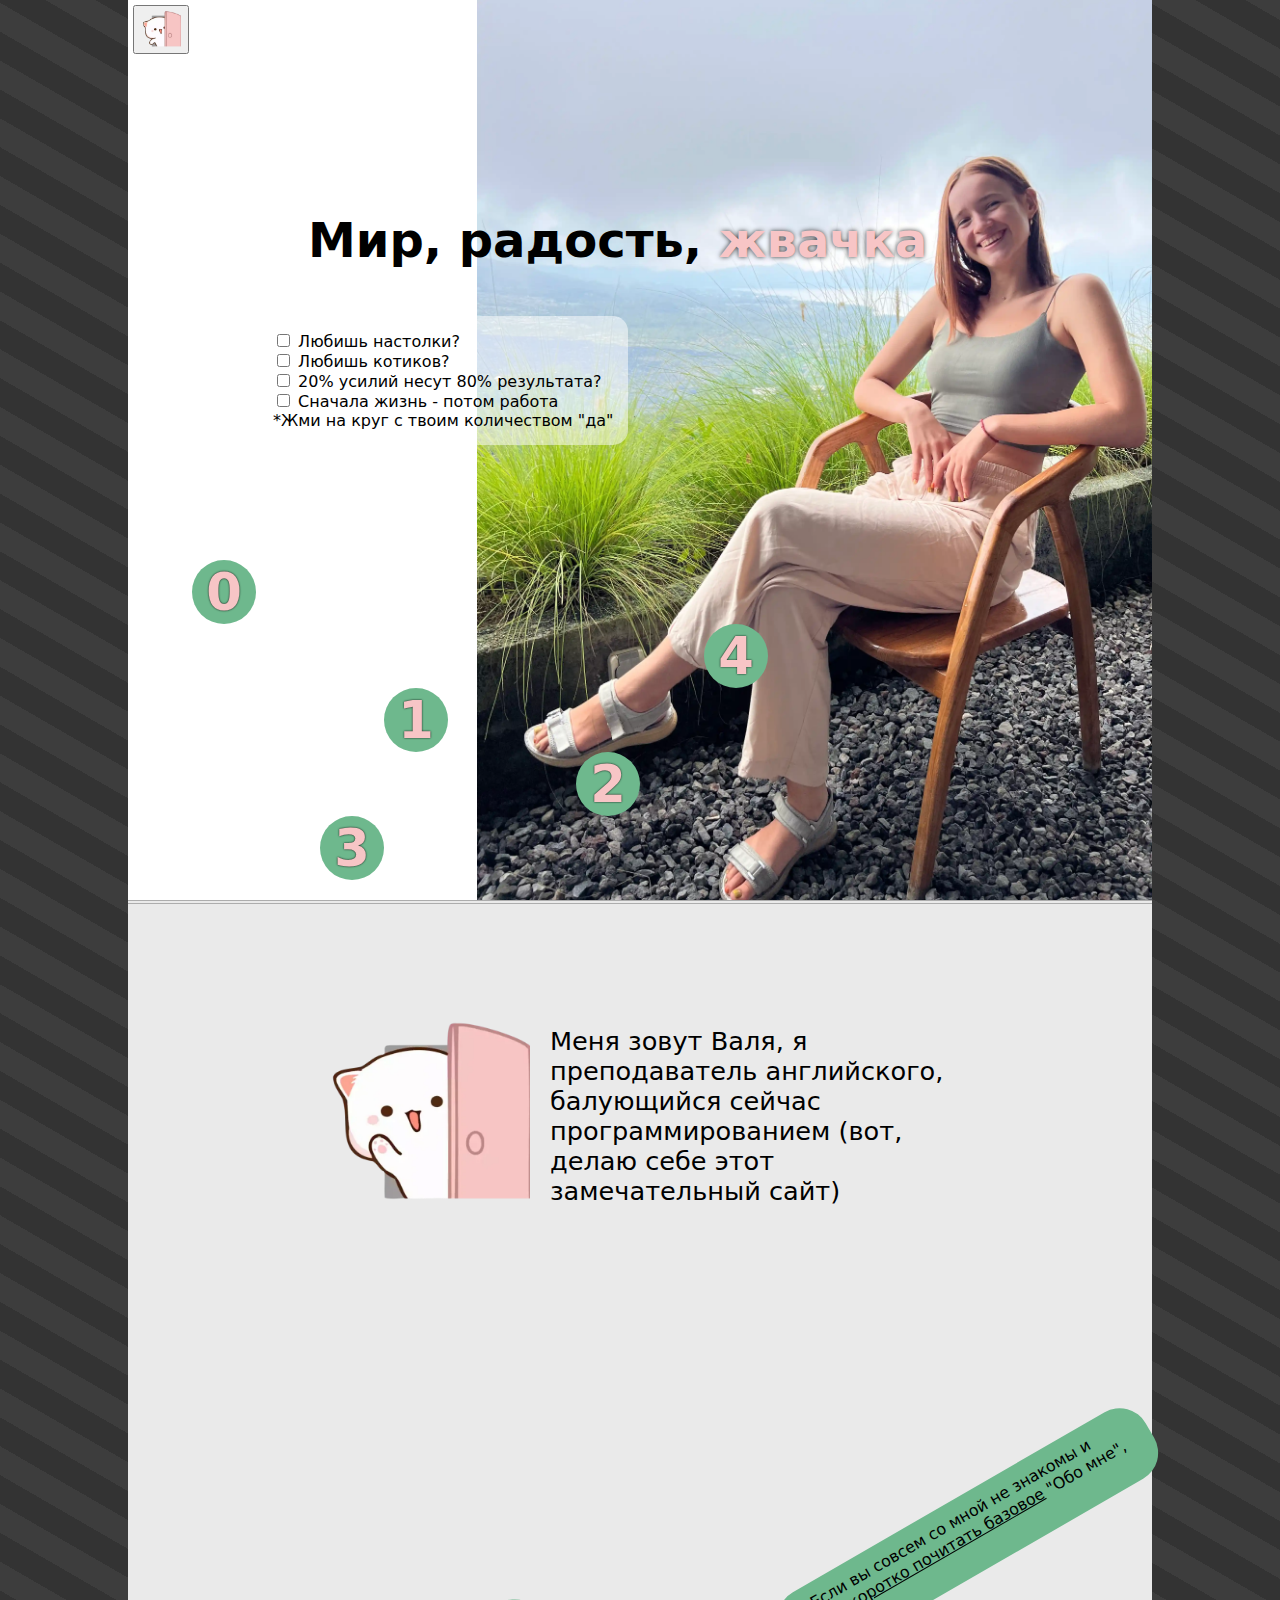
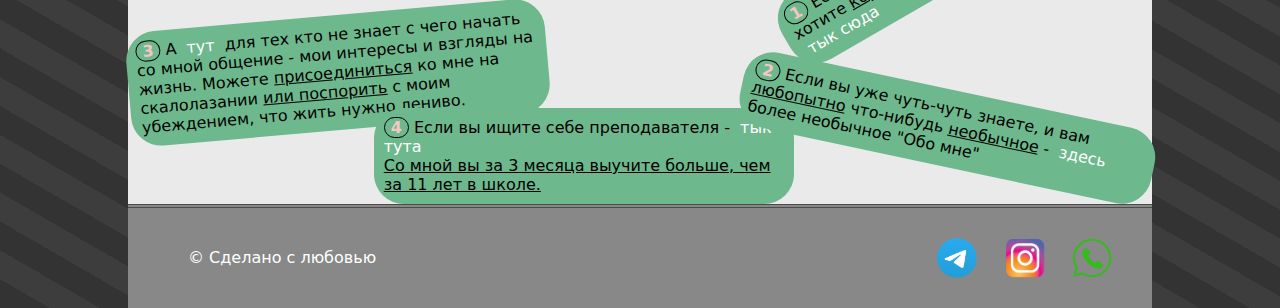
<file: index.html>
<!DOCTYPE html>
<html lang="en">

<head>
  <meta charset="UTF-8" />
  <meta http-equiv="X-UA-Compatible" content="IE=edge" />
  <meta name="viewport" content="width=device-width, initial-scale=1.0" />
  <title>Главная</title>
  <link rel="stylesheet" href="background.css" />
  <link rel="stylesheet" media="screen and (width > 500px)" href="nav.css" />
  <link rel="stylesheet" media="screen and (width > 500px)" href="mainpage.css" />
  <link rel="stylesheet" media="screen and (width > 500px)" href="hi.css" />
  <link rel="stylesheet" media="screen and (width > 500px)" href="footer.css" />
  <link rel="stylesheet" media="screen and (max-width: 500px)" href="nav-mobile.css" />
  <link rel="stylesheet" media="screen and (max-width: 500px)" href="mainpage-mobile.css" />
  <link rel="stylesheet" media="screen and (max-width: 500px)" href="hi-mobile.css" />
  <link rel="stylesheet" media="screen and (max-width: 500px)" href="footer-mobile.css" />
</head>


<body>
  <!-- ГЛАВНАЯ СТРАНИЦА -->
  <div class="mainpage">
    <div class="mainpage_background-white">
      <div class="nav">
        <button class="nav_button">
          <img class="nav_img" src="cutehi.webp" alt="A cute cat" />
        </button>
        <div class="nav_drop">
          <div class="nav_flex">
            <div class="nav-2">
              <div class="nav_wrap-for-a-2">
                <a class="nav_a-2" href="aboutme.html">Обо мне</a>
              </div>

              <div class="nav_drop-2">
                <div class="nav_flex-2">
                  <a class="nav_a-3" href="aboutme.html">Classic</a>
                  <a class="nav_a-3" href="aboutme.html#aboutme2">Nonclassic</a>
                </div>
              </div>
            </div>

            <a class="nav_a" href="hobby.html">Hobbies&Life</a>
            <a class="nav_a" href="service.html">Услуги</a>
            <a class="nav_a nav_a-contacts" href="#footer">Контакты</a>
          </div>
        </div>
      </div>

      <div class="mainpage_photo-wrap">
        <img class="mainpage_photo" src="mainpage_photo.webp" alt="Фото в горах" />
        <div class="mainpage_photo-gradient"></div>
      </div>
      <h1 class="mainpage_h1">
        Мир, радость, <span class="mainpage_span-h1">жвачка</span>
      </h1>
      <ul class="mainpage_ul">

        <li class="mainpage_li">
          <input type="checkbox" id="1" />
          <label for="1">Любишь настолки?</label>
        </li>
        <li class="mainpage_li">
          <input type="checkbox" id="2" />
          <label for="2">Любишь котиков?</label>
        </li>

        <li class="mainpage_li">
          <input type="checkbox" id="3" />
          <label for="3">20% усилий несут 80% результата?</label>
        </li>

        <li class="mainpage_li">
          <input type="checkbox" id="4" />
          <label for="4">Сначала жизнь - потом работа</label>
        </li>
        <li class="mainpage_li mainpage_li-small">
          *Жми на круг с
          твоим количеством "да"
        </li>
      </ul>

      <div class="mainpage_circles">
        <div class="mainpage_circles-grid">
          <div class="circle e">
            <button class="mainpage_button">
              <span class="mainpage_span">4</span>
            </button>
            <div class="mainpage_droping mainpage_droping-e">
              <p class="mainpage_droping-p">
                Да ты ж моя душенька! Мое воплощение в другом измерении!
                Помаши мне стикером в
                <a class="mainpage_link" href="t.me/Valya_coach">tg</a>🤗
              </p>
            </div>
          </div>
          <div class="circle d">
            <button class="mainpage_button">
              <span class="mainpage_span">3</span>
            </button>
            <div class="mainpage_droping mainpage_droping-d">
              <p class="mainpage_droping-p">
                Мы поладим и будем верными, вместе чилящими друзьяшками<br />🫱🫲
              </p>
            </div>
          </div>
          <div class="circle c">
            <button class="mainpage_button">
              <span class="mainpage_span">2</span>
            </button>
            <div class="mainpage_droping mainpage_droping-c">
              <p class="mainpage_droping-p">
                Мы поладим и будем верными, вместе чилящими друзьяшками<br />🫱🫲
              </p>
            </div>
          </div>
          <div class="circle b">
            <button class="mainpage_button">
              <span class="mainpage_span">1</span>
            </button>
            <div class="mainpage_droping mainpage_droping-b">
              <p class="mainpage_droping-p">
                Мы поладим и будем верными, вместе чилящими друзьяшками<br />🫱🫲
              </p>
            </div>
          </div>
          <div class="circle a">
            <button class="mainpage_button">
              <span class="mainpage_span">0</span>
            </button>
            <div class="mainpage_droping mainpage_droping-a">
              <p class="mainpage_droping-p">
                У нас мало общего, но это тоже очень интересно! Посталкиваться
                лбами в разных вопросах и обменяться новыми друг для руга
                навиками и взглядами на жизнь - 🔥
              </p>
            </div>
          </div>
        </div>
      </div>
    </div>
  </div>

  <!-- Привет и навигация -->
  <div class="hi">
    <div class="hi_background-grey">
      <div class="hi_cutehi">
        <div class="hi_img-wrap">
          <img class="hi_cutehi-gif" src="cutehi.gif" alt="cute hi" />
          <img class="hi_cutehi-webp" src="cutehi.webp" alt="cute hi" />
        </div>
        <p class="hi_p">
          Меня зовут Валя, я преподаватель английского, балующийся сейчас
          программированием (вот, делаю себе этот замечательный сайт)
        </p>
      </div>
      <div class="hi_wrap-p"></div>
      <p class="hi_p2 hi_p-a">
        <span class="hi_span">1</span> Если вы совсем со мной не знакомы и
        хотите <u>коротко почитать базовое</u> "Обо мне",
        <a class="hi_a" href="aboutme.html">тык сюда</a>
      </p>
      <p class="hi_p2 hi_p-b">
        <span class="hi_span">2</span> Если вы уже чуть-чуть знаете, и вам
        <u>любопытно</u> что-нибудь <u>необычное</u> -
        <a class="hi_a" href="aboutme2.html">здесь</a> более необычное "Обо
        мне"
      </p>
      <p class="hi_p2 hi_p-c">
        <span class="hi_span">3</span> А
        <a class="hi_a" href="hobby.html">тут </a>для тех кто не знает с чего
        начать со мной общение - мои интересы и взгляды на жизнь. Можете
        <u>присоединиться</u> ко мне на скалолазании <u>или поспорить</u> с
        моим убеждением, что жить нужно лениво.
      </p>
      <p class="hi_p2 hi_p-d">
        <span class="hi_span">4</span> Если вы ищите себе преподавателя -
        <a class="hi_a" href="service.html">тык тута</a> <br /><u>Со мной вы за 3 месяца выучите больше, чем за 11 лет в
          школе.
        </u>
      </p>
    </div>
  </div>

  <div class="footer">
    <a name="footer"></a>
    <div class="footer_background-grey">
      <p class="footer_p">© Сделано с любовью</p>
      <div class="footer_wrap-a">
        <a class="footer_a footer_a-tg" href="https://t.me/Valya_coach"><img class="footer_img footer_img-tg"
            src="tg.png" alt="tg" /></a>
        <a class="footer_a footer_a-inst" href="https://www.instagram.com/valya_coach"><img
            class="footer_img footer_img-inst" src="insta.png" alt="inst" /></a>
        <a class="footer_a footer_a-wa" href="https://wa.me/+79194461631"><img class="footer_img footer_img-wa"
            src="wa.png" alt="wa" /></a>
      </div>
    </div>
  </div>
</body>

</html>
</file>
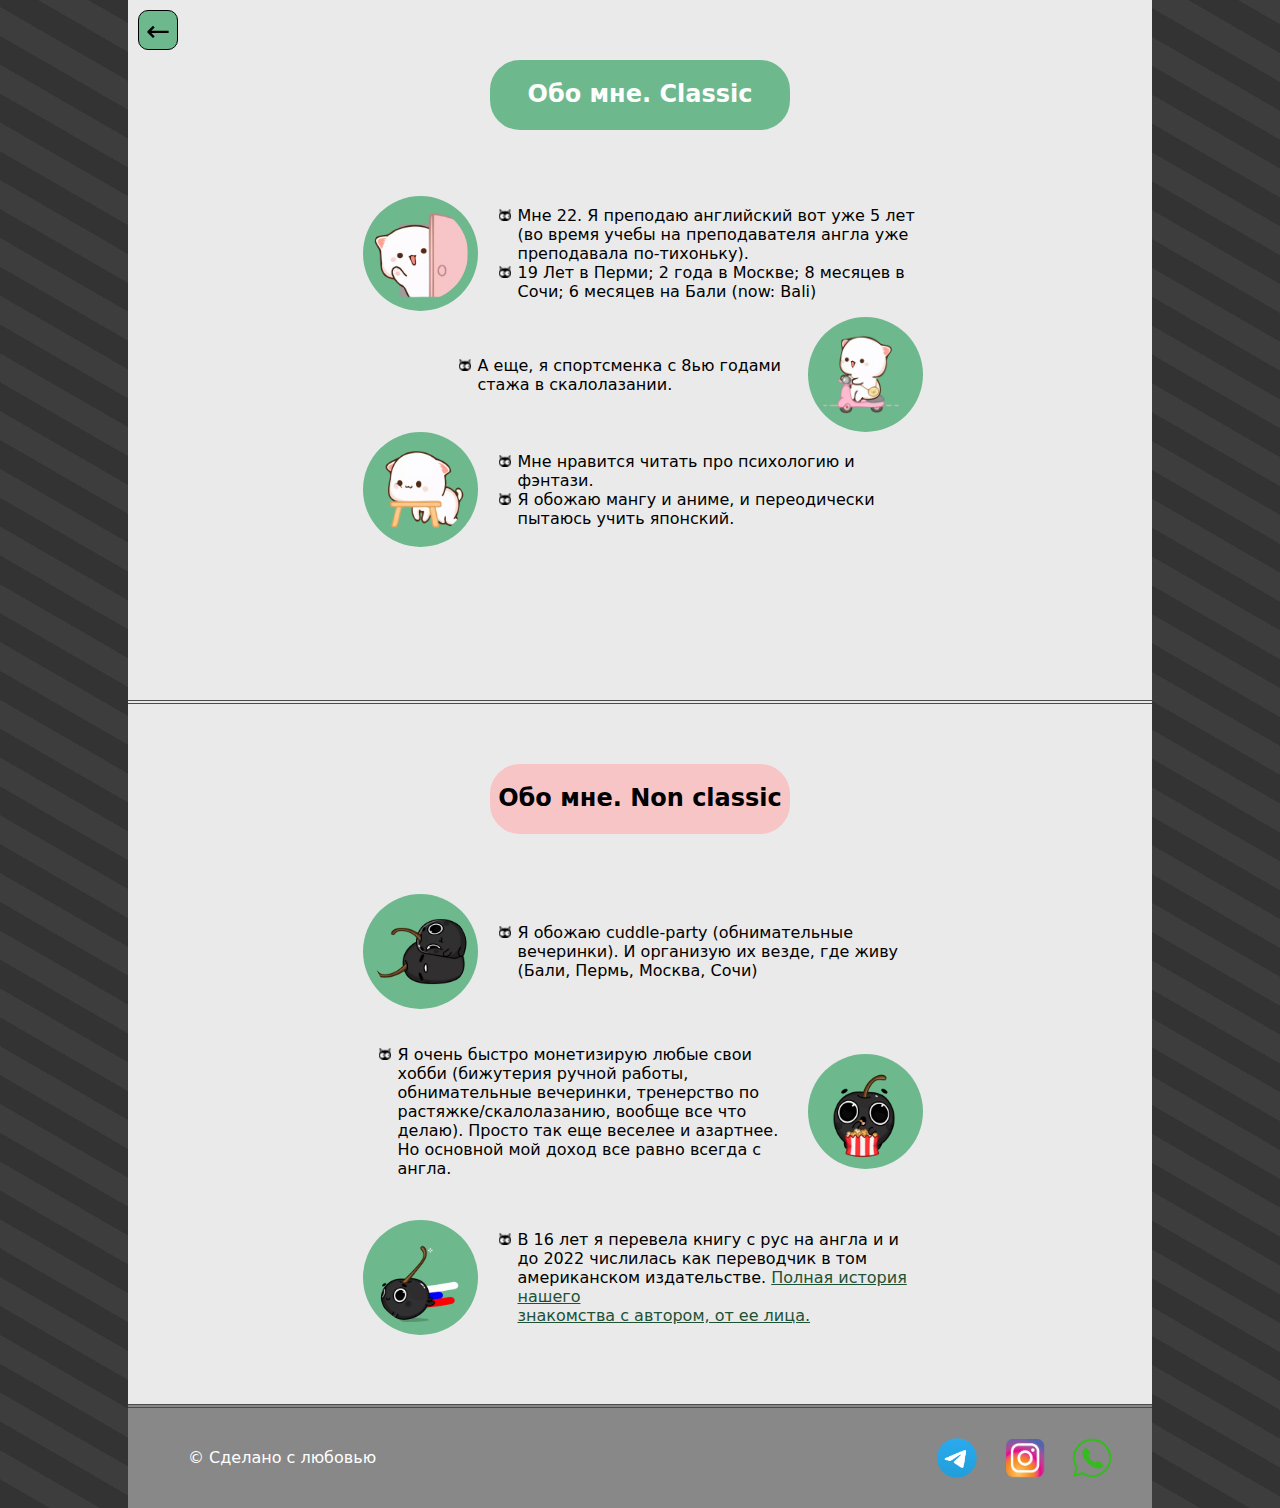
<file: aboutme.html>
<!DOCTYPE html>
<html lang="en">

<head>
    <meta charset="UTF-8">
    <meta http-equiv="X-UA-Compatible" content="IE=edge">
    <meta name="viewport" content="width=device-width, initial-scale=1.0">
    <title>Сlassic</title>
    <link rel="stylesheet" href="background.css">
    <link rel="stylesheet" media="screen and (width > 500px)" href="footer.css">
    <link rel="stylesheet" href="back.css">
    <link rel="stylesheet" media="screen and (width > 500px)" href="aboutme.css" />
    <link rel="stylesheet" media="screen and (max-width: 500px)" href="aboutme-mobile.css" />
    <link rel="stylesheet" media="screen and (max-width: 500px)" href="footer-mobile.css" />
    <link rel="stylesheet" media="screen and (width > 500px)" href="aboutme2.css" />
    <link rel="stylesheet" media="screen and (max-width: 500px)" href="aboutme2-mobile.css" />
</head>

<body>
    <!-- Обо мне -->
    <div class="aboutme">
    <div class="aboutme_background-grey">
        

            <button class="back"><a class="back_a" href="index.html">←</a></button>

            <h2 class="aboutme_h2">Обо мне. Classic</h2>

            <div class="aboutme_section aboutme_section-hi">
                <img class="aboutme_img aboutme_cutehi" src="cutehi.webp" alt="cat">
                <ul class="aboutme_ul aboutme_ul-hi">
                    <li class="aboutme_li">Мне 22. Я преподаю английский вот уже 5 лет (во время учебы на преподавателя
                        англа уже
                        преподавала по-тихоньку).</li>
                    <li class="aboutme_li">19 Лет в Перми; 2 года в Москве; 8 месяцев в Сочи; 6 месяцев на Бали (now:
                        Bali)</li>
                </ul>
            </div>
            <div class="aboutme_section aboutme_section-travel">
                <ul class="aboutme_ul aboutme_ul-travel">
                    <li class="aboutme_li">А еще, я спортсменка с 8ью годами стажа в скалолазании.</li>
                </ul>
                <img class="aboutme_img aboutme_cutetravel" src="cutetravel.webp" alt="cat" />
            </div>
            <div class="aboutme_section aboutme_section-liking">
                <img class="aboutme_img aboutme_cuteliking" src="cuteliking.webp" alt="cat" />
                <ul class="aboutme_ul aboutme_ul-liking">
                    <li class="aboutme_li">Мне нравится читать про психологию и фэнтази.</li>
                    <li class="aboutme_li">Я обожаю мангу и аниме, и переодически пытаюсь учить японский.</li>
                </ul>
            </div>

        </div>
    </div>





    <!-- Обо мне 2-->

    <div class="aboutme2">
        <a name="aboutme2"></a>
        <div class="aboutme2_background-grey">




            <h2 class="aboutme2_h2">Обо мне. Non classic</h2>

            <div class="aboutme2_section aboutme2_section-hi">
                <img class="aboutme2_img aboutme2_cutehi" src="cherryhug.webp" alt="cat">
                <ul class="aboutme2_ul aboutme2_ul-hi">
                    <li class="aboutme2_li">Я обожаю cuddle-party (обнимательные вечеринки). И организую их везде, где
                        живу (Бали, Пермь, Москва, Сочи)</li>

                </ul>
            </div>
            <div class="aboutme2_section aboutme2_section-travel">
                <ul class="aboutme2_ul aboutme2_ul-travel">
                    <li class="aboutme2_li">Я очень быстро монетизирую любые свои хобби (бижутерия ручной работы,
                        обнимательные вечеринки, тренерство по растяжке/скалолазанию, вообще все что делаю). Просто так
                        еще веселее и азартнее. Но основной мой доход все равно всегда с англа.</li>
                </ul>
                <img class="aboutme2_img aboutme2_cutetravel" src="cherrydrive.webp" alt="cat" />
            </div>
            <div class="aboutme2_section aboutme2_section-liking">
                <img class="aboutme2_img aboutme2_cuteliking" src="cherryrus.webp" alt="cat" />
                <ul class="aboutme2_ul aboutme2_ul-liking">
                    <li class="aboutme2_li">В 16 лет я перевела книгу с рус на англа и и до 2022 числилась как
                        переводчик в том американском издательстве. <a target="_blank" class="aboutme2_a"
                            href="https://monsterhousebooks.com/blog/angelbound-in-russian">Полная история нашего <br>
                            знакомства с автором, от ее лица.</a></li>
                </ul>
            </div>

        </div>
    </div>


    <div class="footer">
        <a name="footer"></a>
        <div class="footer_background-grey">

            <p class="footer_p">© Сделано с любовью</p>
            <div class="footer_wrap-a">
                <a class="footer_a footer_a-tg" href="https://t.me/Valya_coach"><img class="footer_img footer_img-tg"
                        src="tg.png" alt="tg" /></a>
                <a class="footer_a footer_a-inst" href="https://www.instagram.com/valya_coach"><img
                        class="footer_img footer_img-inst" src="insta.png" alt="inst" /></a>
                <a class="footer_a footer_a-wa" href="https://wa.me/+79194461631"><img class="footer_img footer_img-wa"
                        src="wa.png" alt="wa" /></a>
            </div>

        </div>
    </div>

</body>

</html>
</file>
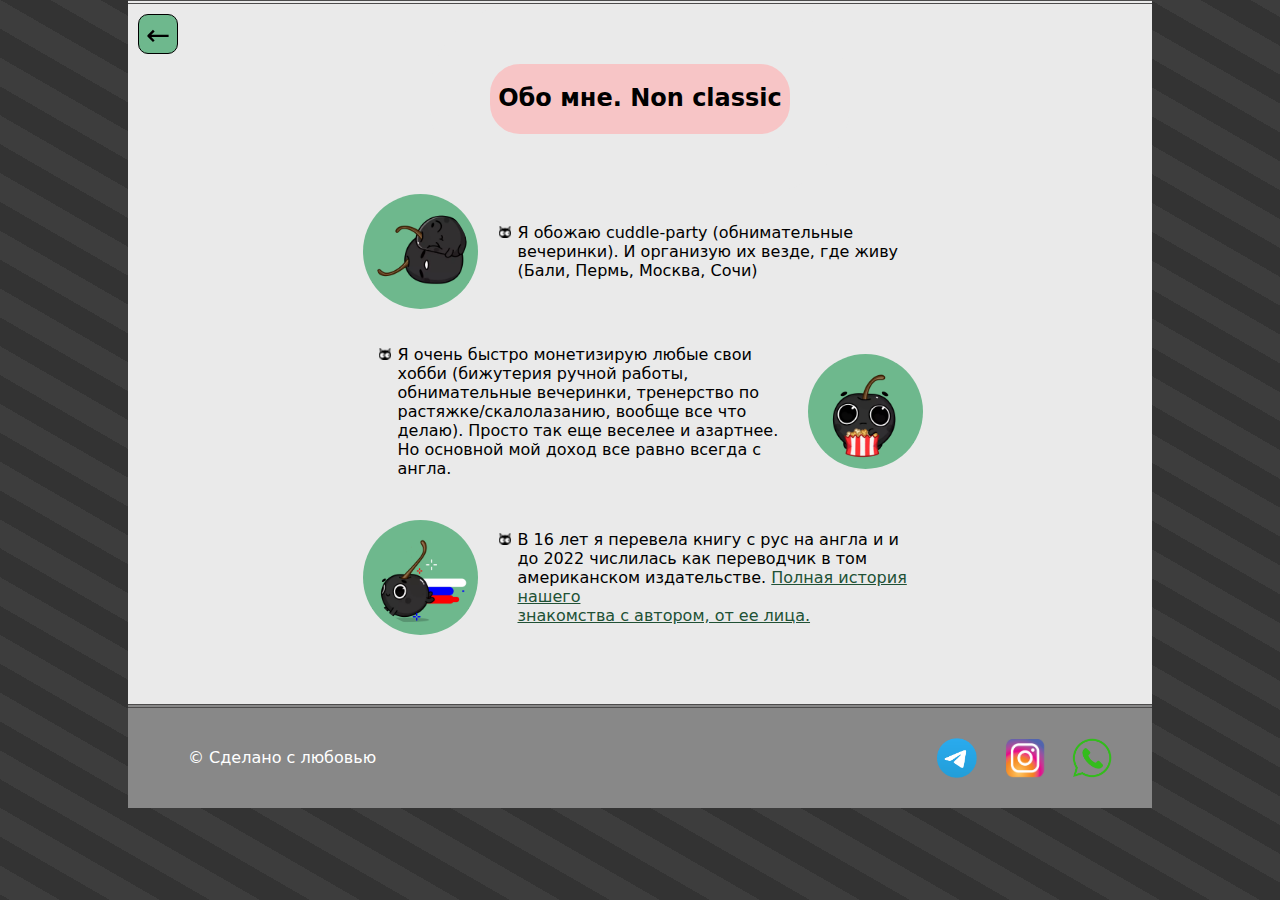
<file: aboutme2.html>
<!DOCTYPE html>
<html lang="en">

<head>
    <meta charset="UTF-8">
    <meta http-equiv="X-UA-Compatible" content="IE=edge">
    <meta name="viewport" content="width=device-width, initial-scale=1.0">
    <title>Non classic</title>
    <link rel="stylesheet" href="background.css">

    <link rel="stylesheet" href="back.css">
    <link rel="stylesheet" media="screen and (width > 500px)" href="aboutme2.css" />
    <link rel="stylesheet" media="screen and (max-width: 500px)" href="aboutme2-mobile.css" />
    <link rel="stylesheet" media="screen and (width > 500px)" href="footer.css">
    <link rel="stylesheet" media="screen and (max-width: 500px)" href="footer-mobile.css" />

</head>

<body>
    <!-- Обо мне 2-->

    <div class="aboutme2">
        <div class="aboutme2_background-grey">


            <button class="back"><a class="back_a" href="index.html">←</a></button>

            <h2 class="aboutme2_h2">Обо мне. Non classic</h2>

            <div class="aboutme2_section aboutme2_section-hi">
                <img class="aboutme2_img aboutme2_cutehi" src="cherryhug.webp" alt="cat">
                <ul class="aboutme2_ul aboutme2_ul-hi">
                    <li class="aboutme2_li">Я обожаю cuddle-party (обнимательные вечеринки). И организую их везде, где
                        живу (Бали, Пермь, Москва, Сочи)</li>

                </ul>
            </div>
            <div class="aboutme2_section aboutme2_section-travel">
                <ul class="aboutme2_ul aboutme2_ul-travel">
                    <li class="aboutme2_li">Я очень быстро монетизирую любые свои хобби (бижутерия ручной работы,
                        обнимательные вечеринки, тренерство по растяжке/скалолазанию, вообще все что делаю). Просто так
                        еще веселее и азартнее. Но основной мой доход все равно всегда с англа.</li>
                </ul>
                <img class="aboutme2_img aboutme2_cutetravel" src="cherrydrive.webp" alt="cat" />
            </div>
            <div class="aboutme2_section aboutme2_section-liking">
                <img class="aboutme2_img aboutme2_cuteliking" src="cherryrus.webp" alt="cat" />
                <ul class="aboutme2_ul aboutme2_ul-liking">
                    <li class="aboutme2_li">В 16 лет я перевела книгу с рус на англа и и до 2022 числилась как
                        переводчик в том американском издательстве. <a target="_blank" class="aboutme2_a"
                            href="https://monsterhousebooks.com/blog/angelbound-in-russian">Полная история нашего <br>
                            знакомства с автором, от ее лица.</a></li>
                </ul>
            </div>

        </div>
    </div>

    <div class="footer">
        <a name="footer"></a>
        <div class="footer_background-grey">

            <p class="footer_p">© Сделано с любовью</p>
            <div class="footer_wrap-a">
                <a class="footer_a footer_a-tg" href="https://t.me/Valya_coach"><img class="footer_img footer_img-tg"
                        src="tg.png" alt="tg" /></a>
                <a class="footer_a footer_a-inst" href="https://www.instagram.com/valya_coach"><img
                        class="footer_img footer_img-inst" src="insta.png" alt="inst" /></a>
                <a class="footer_a footer_a-wa" href="https://wa.me/+79194461631"><img class="footer_img footer_img-wa"
                        src="wa.png" alt="wa" /></a>
            </div>

        </div>
    </div>

</body>

</html>
</file>
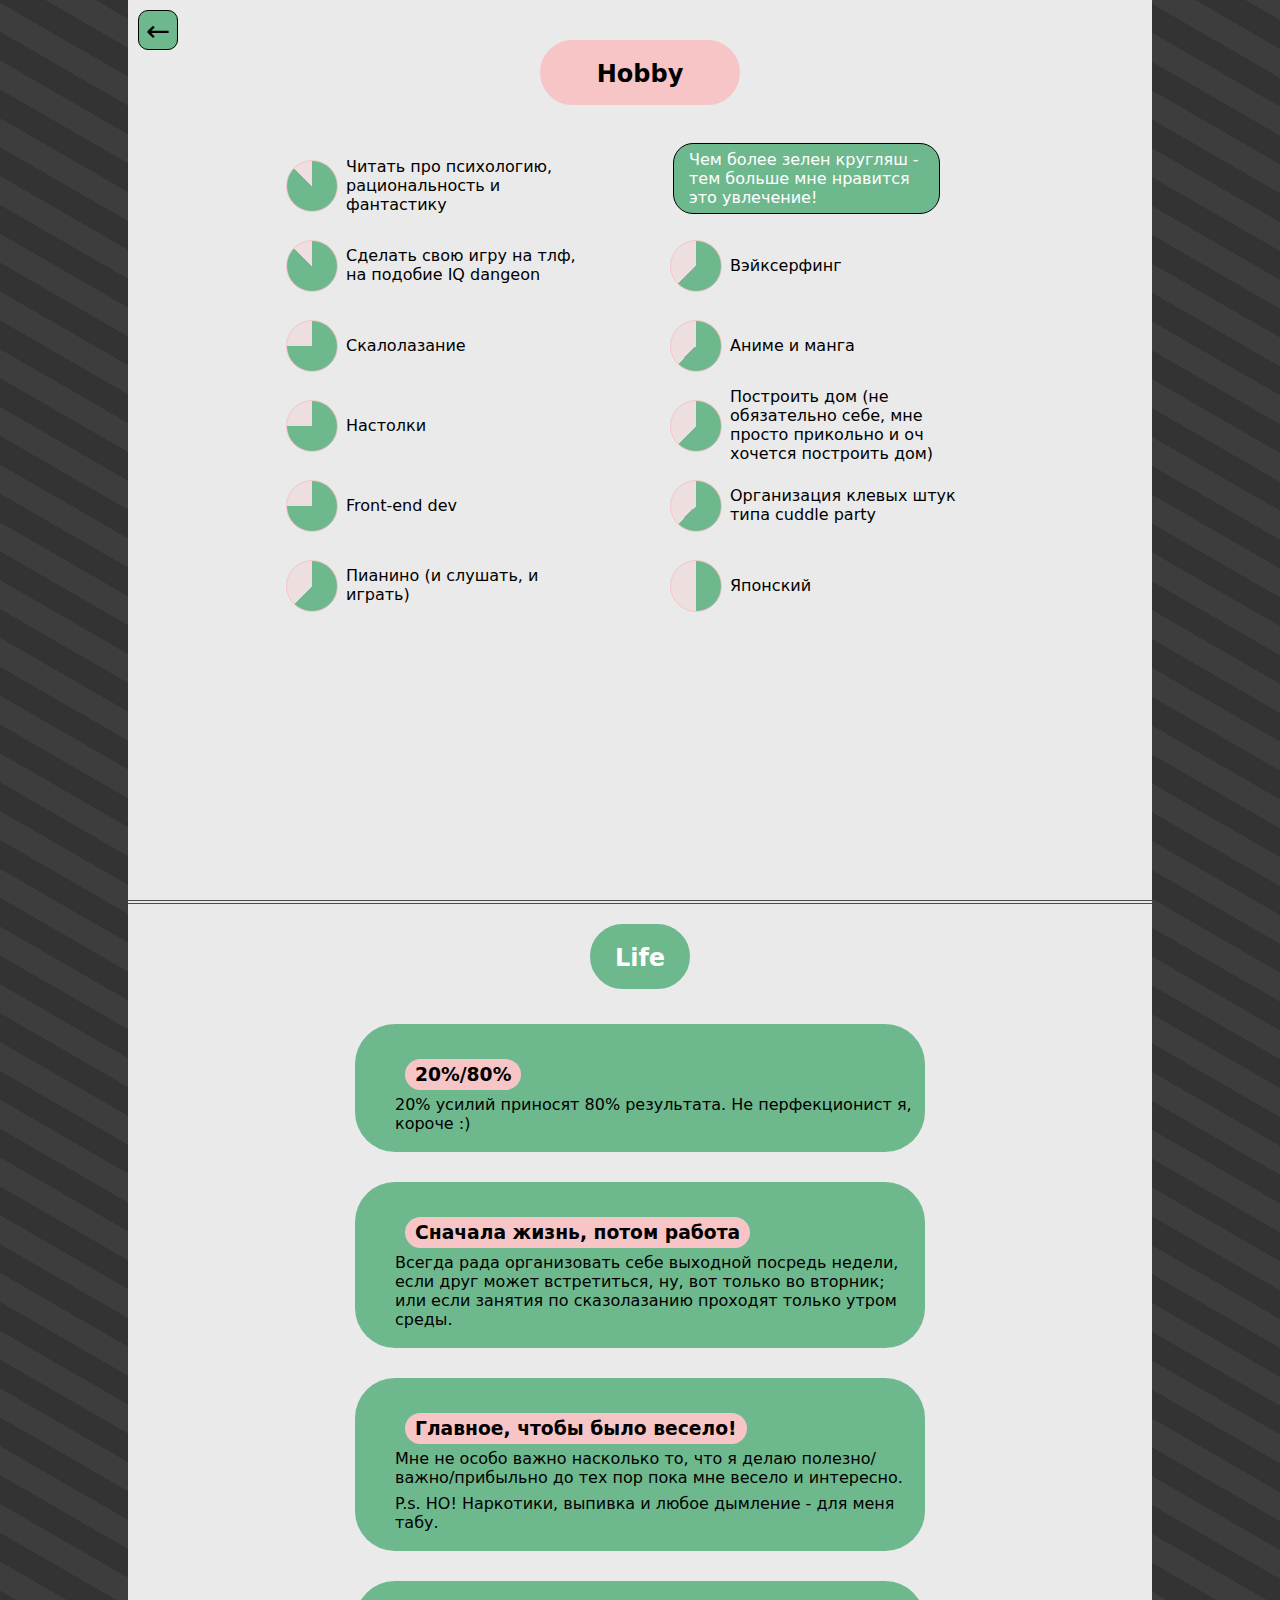
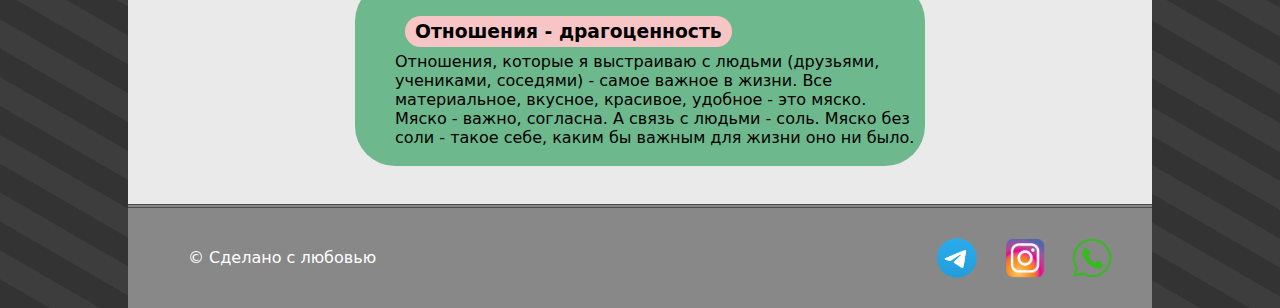
<file: hobby.html>
<!DOCTYPE html>
<html lang="en">

<head>
    <meta charset="UTF-8">
    <meta http-equiv="X-UA-Compatible" content="IE=edge">
    <meta name="viewport" content="width=device-width, initial-scale=1.0">
    <title>Hobby&Life</title>
    <link rel="stylesheet" href="background.css">
    <link rel="stylesheet" href="back.css">
    <link rel="stylesheet" media="screen and (width > 500px)" href="hobby.css" />
    <link rel="stylesheet" media="screen and (max-width: 500px)" href="hobby-mobile.css" />
    <link rel="stylesheet" media="screen and (width > 500px)" href="life.css" />
    <link rel="stylesheet" media="screen and (max-width: 500px)" href="life-mobile.css" />
    <link rel="stylesheet" media="screen and (width > 500px)" href="footer.css">
    <link rel="stylesheet" media="screen and (max-width: 500px)" href="footer-mobile.css" />
<link rel="stylesheet" href="back.css">
</head>

<body>


    <div class="hobby">
        <div class="hobby_background-grey">
            <button class="back"><a class="back_a" href="index.html">←</a></button>

<h2 class="hobby_h2">Hobby</h2>

            <div class="hobby_grid">
            <div class="hobby_grid-1">
                <div class="hobby_point-flex">
                    <div class="hobby_wrap-chart">
                        <div class="hobby_chart hobby_chart-1"></div>
                    </div>
                    <p class="hobby_p">Читать про психологию, рациональность и фантастику</p>
                </div>
                <div class="hobby_point-flex">
                    <div class="hobby_wrap-chart">
                        <div class="hobby_chart hobby_chart-2"></div>
                    </div>
                    <p class="hobby_p">Сделать свою игру на тлф, на подобие IQ dangeon</p>
                </div>
                <div class="hobby_point-flex">
                    <div class="hobby_wrap-chart">
                        <div class="hobby_chart hobby_chart-3"></div>
                    </div>
                    <p class="hobby_p">Скалолазание</p>
                </div>
                <div class="hobby_point-flex">
                    <div class="hobby_wrap-chart">
                        <div class="hobby_chart hobby_chart-4"></div>
                    </div>
                    <p class="hobby_p">Настолки</p>
                </div>
                <div class="hobby_point-flex">
                    <div class="hobby_wrap-chart">
                        <div class="hobby_chart hobby_chart-5"></div>
                    </div>
                    <p class="hobby_p">Front-end dev</p>
                </div>
                <div class="hobby_point-flex">
                    <div class="hobby_wrap-chart">
                        <div class="hobby_chart hobby_chart-6"></div>
                    </div>
                    <p class="hobby_p">Пианино (и слушать, и играть)</p>
                </div>
            </div>
            <div class="hobby_grid-2">
                <div class="hobby_point-flex hobby_point-flex-0">
                    <div class="hobby_wrap-chart">
                        <div class="hobby_chart hobby_chart-0"></div>
                    </div>
                    <p class="hobby_p hobby_p-0">Чем более зелен кругляш - тем больше мне нравится это увлечение!</p>
                </div>
                <div class="hobby_point-flex">
                    <div class="hobby_wrap-chart">
                        <div class="hobby_chart hobby_chart-7"></div>
                    </div>
                    <p class="hobby_p">Вэйксерфинг</p>
                </div>
                <div class="hobby_point-flex">
                    <div class="hobby_wrap-chart">
                        <div class="hobby_chart hobby_chart-8"></div>
                    </div>
                    <p class="hobby_p">Аниме и манга</p>
                </div>
                <div class="hobby_point-flex">
                    <div class="hobby_wrap-chart">
                        <div class="hobby_chart hobby_chart-9"></div>
                    </div>
                    <p class="hobby_p">Построить дом (не обязательно себе, мне просто прикольно и оч хочется построить дом)</p>
                </div>
                <div class="hobby_point-flex">
                    <div class="hobby_wrap-chart">
                        <div class="hobby_chart hobby_chart-10"></div>
                    </div>
                    <p class="hobby_p">Организация клевых штук типа cuddle party</p>
                </div>
                <div class="hobby_point-flex">
                    <div class="hobby_wrap-chart">
                        <div class="hobby_chart hobby_chart-11"></div>
                    </div>
                    <p class="hobby_p">Японский</p>
                </div>
                
               
            </div>
           
            
            
            
            
            
           
            
           
            

        </div>
        </div>








    </div>
   

    <div class="life">
        <div class="life_background-grey">
            <h2 class="life_h2">Life</h2>
<div class="life_wrap-flex">
            <div class="life_section life_section-1">
                <h3 class="life_h3">20%/80% </h3>
                <p class="life_p">20% усилий приносят 80% результата. Не перфекционист я, короче :)</p>
            </div>
            <div class="life_section life_section-2"> <h3 class="life_h3">Сначала жизнь, потом работа</h3>
                <p class="life_p">Всегда рада организовать себе выходной посредь недели, если друг может встретиться, ну, вот только во вторник; или если занятия по сказолазанию проходят только утром среды.
                </p></div>
            <div class="life_section life_section-3"> <h3 class="life_h3">Главное, чтобы было весело!</h3>
                <p class="life_p">Мне не особо важно насколько то, что я делаю полезно/важно/прибыльно до тех пор пока мне весело и интересно.
                </p>
                <p class="life_p">P.s. НО! Наркотики, выпивка и любое дымление - для меня табу. 
                </p></div>
            <div class="life_section life_section-4"><h3 class="life_h3">Отношения - драгоценность</h3>
                <p class="life_p">Отношения, которые я выстраиваю с людьми (друзьями, учениками, соседями) - самое важное в жизни. Все материальное, вкусное, красивое, удобное - это мяско. Мяско - важно, согласна. А связь с людьми - соль. Мяско без соли - такое себе, каким бы важным для жизни оно ни было.</p></div>
        </div>
    </div>
</div>

<div class="footer"> 
    <a name="footer"></a>  
    <div class="footer_background-grey">

        <p class="footer_p">© Сделано с любовью</p>
        <div class="footer_wrap-a">
    <a class="footer_a footer_a-tg" href="https://t.me/Valya_coach"><img class="footer_img footer_img-tg" src="tg.png" alt="tg"/></a>
    <a class="footer_a footer_a-inst" href="https://www.instagram.com/valya_coach"><img class="footer_img footer_img-inst" src="insta.png" alt="inst"/></a>
    <a class="footer_a footer_a-wa" href="https://wa.me/+79194461631"><img class="footer_img footer_img-wa" src="wa.png" alt="wa"/></a></div>

</div></div>

</body>


</html>
</file>
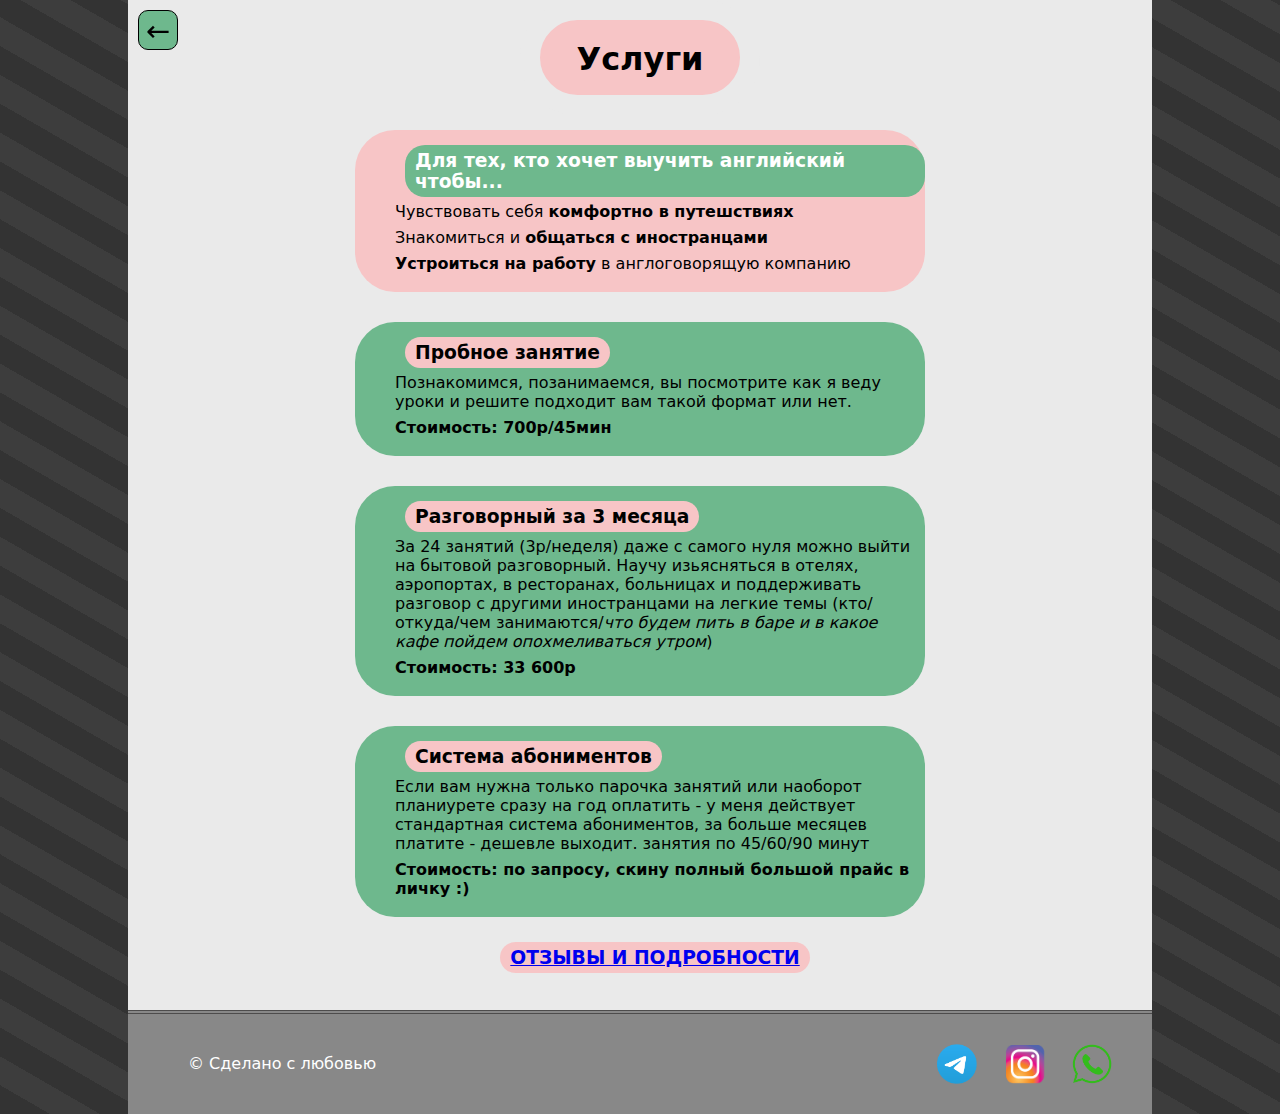
<file: service.html>
<!DOCTYPE html>
<html lang="en">

<head>
    <meta charset="UTF-8">
    <meta http-equiv="X-UA-Compatible" content="IE=edge">
    <meta name="viewport" content="width=device-width, initial-scale=1.0">
    <title>Услуги</title>
    <link rel="stylesheet" href="background.css">
    <link rel="stylesheet" href="back.css">
    <link rel="stylesheet" media="screen and (width > 500px)" href="footer.css" />
    <link rel="stylesheet" media="screen and (width > 500px)" href="service.css">
    <link rel="stylesheet" media="screen and (max-width: 500px)" href="service-mobile.css">
    <link rel="stylesheet" media="screen and (max-width: 500px)" href="footer-mobile.css" />
</head>

<body>
    <div class="service">
        <div class="service_background-grey">

            <button class="back"><a class="back_a" href="index.html">←</a></button>

            <h1 class="service_h2">Услуги</h1>

            <div class="service_wrap-flex">
                <div class="service_section life_section-1" style="background-color: rgb(247, 197, 198);">
                    <h3 class="service_h3" style="background-color: rgb(110, 184, 141); color: white;">Для тех, кто
                        хочет выучить английский чтобы...</h3>
                    <p class="service_p">Чувствовать себя <b>комфортно в путешствиях</b> </p>
                    <p class="service_p">Знакомиться и <b>общаться с иностранцами</b> </p>
                    <p class="service_p"><b>Устроиться на работу</b> в англоговорящую компанию </p>
                </div>
                <div class="service_section life_section-1">
                    <h3 class="service_h3">Пробное занятие</h3>
                    <p class="service_p">Познакомимся, позанимаемся, вы посмотрите как я веду уроки и решите подходит
                        вам такой формат или нет.</p>
                    <p class="service_p"><b>Стоимость: 700р/45мин</b> </p>
                </div>
                <div class="service_section service_section-2">
                    <h3 class="service_h3">Разговорный за 3 месяца</h3>
                    <p class="service_p"> За 24 занятий (3р/неделя) даже с самого нуля можно выйти на бытовой
                        разговорный. Научу изьясняться в отелях, аэропортах, в ресторанах, больницах и поддерживать
                        разговор с другими иностранцами на легкие темы (кто/откуда/чем занимаются/<i>что будем пить в
                            баре и в какое кафе пойдем опохмеливаться утром</i>)</p>
                    <p class="service_p"> <b>Стоимость: 33 600р</b></p>
                </div>
                <div class="service_section service_section-3">
                    <h3 class="service_h3">Система абониментов</h3>
                    <p class="service_p"> Если вам нужна только парочка занятий или наоборот планиурете сразу на год
                        оплатить - у меня действует стандартная система абониментов, за больше месяцев платите - дешевле
                        выходит. занятия по 45/60/90 минут</p>
                    <p class="service_p"> <b>Стоимость: по запросу, скину полный большой прайс в личку :)</b></p>
                </div>
                <h3 class="service_h3"><a href="https://t.me/valya_coach_info">ОТЗЫВЫ И ПОДРОБНОСТИ</a> </h3>
    
                </p>
            </div>
            </div>
        </div>
    </div>

    <div class="footer">
        <a name="footer"></a>
        <div class="footer_background-grey">
          <p class="footer_p">© Сделано с любовью</p>
          <div class="footer_wrap-a">
            <a class="footer_a footer_a-tg" href="https://t.me/Valya_coach"><img class="footer_img footer_img-tg"
                src="tg.png" alt="tg" /></a>
            <a class="footer_a footer_a-inst" href="https://www.instagram.com/valya_coach"><img
                class="footer_img footer_img-inst" src="insta.png" alt="inst" /></a>
            <a class="footer_a footer_a-wa" href="https://wa.me/+79194461631"><img class="footer_img footer_img-wa"
                src="wa.png" alt="wa" /></a>
          </div>
        </div>
      </div>

</body>

</html>
</file>
<file: background.css>
body{background: repeating-linear-gradient(
  30deg,
  #333333,
  #333333 25px,
  #3d3d3d 25px,
  #3d3d3d 50px
);

margin: 0px;
}
</file>
<file: nav-mobile.css>
.nav{position: absolute;
margin: 5px;
z-index: 5;} 
.nav_img {
    height: 40px;
}

.nav_drop {
position: absolute;
    display: none;
    
}

.nav_flex {
    display: flex;
    align-items: center;
    height: 50px;
    background-color: rgb(108, 193, 143);
    border-radius: 0 30px 30px 0;
    width: 300px;
}

.nav_a {
    display: inline;
    /* граница и цвет заливки */
    background-color: rgb(108, 193, 143);
    padding: 0.6rem;
    border-radius: 20px;
    margin: 0 0.3rem;
    /* текст */
    text-decoration: none;
    color: rgb(239, 239, 239);
    text-shadow: 0 0 5px #393939;
}
.nav_a-contacts{display: none;}

.nav:hover .nav_drop {
    display: inline-block;
}

.nav_a:hover {
    background-color: rgb(247, 197, 198);
}






/* выпадание Обо мне */
.nav-2{position: relative;}
.nav_drop-2 {
    position: absolute;
    display: none;

}

.nav_flex-2 {
    /* чтобы кнопки стояли в колонну */
    display: flex;
    align-items: center;
    flex-direction: column;
    /* настойка выпадающей подложки, цвет размер и месторасположение*/
    height: 90px;
    width: 93px;
    background-color: rgb(108, 193, 143);
    border-radius: 0 0px 30px 30px;
    margin: 0px 0px 0 4px;
}

.nav_wrap-for-a-2{   
     /* граница и цвет заливки */
    background-color: rgb(108, 193, 143);
    border-radius: 20px 20px 0 0;
    margin: 0 0.2rem;
    border: 10px solid rgb(108, 193, 143, 0);
    /* текст */
    text-decoration: none;
    color: rgb(239, 239, 239);
    text-shadow: 0 0 5px #393939;
    width: 65px;
padding-left: 9px;}
.nav_a-2 {
    /* только текст */
    text-decoration: none;
    color: rgb(239, 239, 239);
    text-shadow: 0 0 5px #393939;
    text-align: center;
    
}

.nav_a-3 {

    /* граница и цвет заливки */
    background-color: rgb(108, 193, 143);
    padding: 0.6rem;
    border-radius: 20px;
    margin: 1 0.5rem;
    /* текст */
    text-decoration: none;
    color: rgb(239, 239, 239);
    text-shadow: 0 0 5px #393939;
}

.nav-2:hover .nav_drop-2 {
    display: inline-block;
}

.nav_wrap-for-a-2:hover {
    background-color: rgb(247, 197, 198);
}

.nav_a-3:hover {
    background-color: rgb(247, 197, 198);
}

.nav_drop-2:hover .nav_drop-2 {
    display: inline-block;
}
</file>
<file: mainpage-mobile.css>
* {
  font-family: Seravek, "Gill Sans Nova", Ubuntu, Calibri, "DejaVu Sans",
    source-sans-pro, sans-serif;
}

/* белый фон */


.mainpage_background-white {
  position: relative;
  background-color:  rgb(136, 136, 136);
  width: 100vw;
  height: 100vh;
  max-height: 700px;

}

.mainpage_photo-wrap {position: relative;
  text-align: right;
  max-height: 704px;
}

.mainpage_photo {
  width: 100vw;

}

.mainpage_photo-gradient {position: absolute;
  width: 100vw;
  height: 35vh;
  background: linear-gradient(transparent 1dvh,   rgb(136, 136, 136));
  bottom: 0vh;
}

/* h1 в центре и двигающаяся по этому центру немно + span*/

.mainpage_h1 {
  position: absolute;
  text-align: center;
  font-size: 2rem;
  top: 7vh;
  right: 20vw;
}

.mainpage_span-h1 {
  color: rgb(247, 197, 198);
  text-shadow: 0 0 5px #393939;
}

/* чекбоксы  */
.mainpage_ul {
  position: absolute;
  width: 50vw;
  top: 27vh;
  margin-left: 2vw;
  padding: 1.5vh;
  background-color: rgb(255, 255, 255, 0.5);
  border-radius: 3vw 3vw 0 3vw;

}

.mainpage_li {
  list-style: none;

}

.mainpage_li-small {
  color: black;
  margin-top: 1vh;
  margin-left: 4vw;
  font-size: 0.9rem;
  text-align: right;
  background-color: rgb(247, 197, 198, 0.8);
  border-radius: 2vw 2vw 0 2vw;
  padding: 0.8vw;
  margin-right: -2vw;
  margin-bottom: -2vw;
}

/* зеленые шарики */

.mainpage_circles {
  pointer-events: none;
  position: absolute;
  bottom: 0;
}

.mainpage_circles-grid {
  display: grid;
  width: 100vw;
  height: 33vh;
  grid-template-columns: repeat(12, 1fr);
  grid-template-rows: repeat(6, 1fr);
  padding-bottom: 2vh;
}

.mainpage_button {
  width: 3.5rem;
  height: 3.5rem;
  background-color: rgb(110, 184, 141);
  border-radius: 90px;
  border: none;
}

.mainpage_span {
  font-size: 2.3rem;
  color: rgb(247, 197, 198);
  font-weight: 900;
  text-shadow: 0 0 2px black;
}

.mainpage_button:hover {
  background-color: rgb(247, 197, 198);
}

.a {
  grid-row: 2;
  grid-column: 2;
}

.b {
  grid-row: 3;
  grid-column: 5;
}

.c {
  grid-row: 5;
  grid-column: 8;
}

.d {
  grid-row: 6;
  grid-column: 4;
}

.e {
  grid-row: 2;
  grid-column: 10;
}

/* выпадающее из кругляшков */

.mainpage_droping {
  display: none;
}

.circle {
  pointer-events: initial;
}

.circle:hover .mainpage_droping {
  display: block;
  position: absolute;
}

/* стиль выпадающего и ссылка на тг*/
.mainpage_droping-p {
  position: absolute;
  z-index: 1;
  background-color: rgb(110, 184, 141);
  padding: 0.5rem;
  border-radius: 10px;
  margin: 3px;
  width: 200px;
}

.circle {
  position: relative;
}

.mainpage_droping-d
{
  left: 10px;
  top: -106px;
}
.mainpage_droping-c {
  left: -185px;
  top: -106px;
}

.mainpage_droping-e {
  left: -180px;
  top: 54px;
}

.mainpage_link {
  color: white;
}
</file>
<file: hi-mobile.css>
.hi_background-grey {
    border-top: 4px double rgb(173, 173, 173);
    position: relative;
    background-color: rgb(234, 234, 234);
    width: 100vw;
    min-height: 780px;
  
}

/* центровка через флекс  */

.hi_cutehi {
    display: flex;
    align-items: center;
    justify-content: center;
    height: 280px;
    padding-top: 2dwv;
}

/* двигающаяся при наведении котейка */
.hi_img-wrap {
    position: relative;
    margin-top: 10px;
}

.hi_cutehi-gif {
    width: 40vw;
}

.hi_cutehi-webp {
    display: none;
    position: absolute;
    width: 40vw;
    left: 0;
    top: 0;
    background-color: rgb(234, 234, 234);
}

.hi_img-wrap:hover .hi_cutehi-webp {
    display: block;
}

/* текст */
.hi_p {
    display: inline-block;
    width: 50vw;
    margin: 30px 0 0 10px;
    font-size: 1.2rem;
    
}

/* 4 строчки после и стиль ссылок */
.hi_wrap-p {
    position: relative;
}

.hi_p2 {
    position: absolute;
    display: inline-block;
    font-size: 1rem;
    width: 145px;
    background-color: rgb(110, 184, 141);
    padding: 10px;
    border-radius: 30px;
    margin: 0;
}

.hi_p-a {
    transform: rotate(30deg);
    left: 2.5%;
    bottom: 48.2vh;
}

.hi_p-b {
    z-index: 1;
    transform: rotate(-12deg);
    transform-origin: bottom left;
    left: 8%;
    bottom: 20vh;
}

.hi_p-c {
    transform: rotate(5deg);
    bottom: 21vh;
    right: 3%;
}

.hi_p-d {
    left: 24%;
    bottom: 0;
}


.hi_a {
    color: white;
    border-radius: 15px;
    padding: 2px 5px;
    text-decoration: none;
}

.hi_a:hover {
    background-color: rgb(247, 197, 198);
}

.hi_span {
    font-size: 1rem;
    color: rgb(247, 197, 198);
    font-weight: 900;
    /* text-shadow: 0 0 2px black; */
    border: 1px solid black;
    border-radius: 40px;
    padding: 0 6px;
}
</file>
<file: footer-mobile.css>
.footer_background-grey {
    position: relative;
    background-color: rgb(136, 136, 136);
    width: 100vw;
    height: 10vh;
    border-top: 4px double rgb(77, 76, 76);
}

.footer_wrap-a {
    position: absolute;
    top: 1dvh;
    right: 1dvh;
}

.footer_img-tg {
    width: 10dvw;
}

.footer_img-inst {
    width: 12dvw;
}

.footer_img-wa {
    width: 10dvw;
}

.footer_a { display: inline-block;
    margin: 1dvh 1dvh;
}

.footer_p {
    color: white;
    margin: 6dvw 3dvw;
}
</file>
<file: back.css>
* {
    font-family: Seravek, 'Gill Sans Nova', Ubuntu, Calibri, 'DejaVu Sans', source-sans-pro, sans-serif;
}

.back{position: fixed;
    z-index: 1;
    font-size: 1.9rem;
margin: 10px;
background-color: rgb(110, 184, 141);
border-radius: 10px;
border: 1px solid black;
width: 40px;
height: 40px;}

.back_a{text-decoration: none;
    color: black;
padding-bottom: 5px;
font-size: 29px;}

    .back:hover {background-color: rgb(247, 197, 198);}
</file>
<file: aboutme-mobile.css>
* {
    font-family: Seravek, 'Gill Sans Nova', Ubuntu, Calibri, 'DejaVu Sans', source-sans-pro, sans-serif;
}


.aboutme_background-grey {
    background-color: rgb(234, 234, 234);
    width: 100vw;
    min-height: 640px;
    overflow: auto;
} 

/* Заголовок */
.aboutme_h2{
    color:  rgb(253,253,253);
    width: 300px;
    height: 50px;
    text-align: center;
    padding-top: 20px;
margin: 5vh;
background-color: rgb(110, 184, 141);
border-radius: 90px;
margin:  10vh 0 4vh 8vw;
}

/* Общее */
.aboutme_section{display: flex;
justify-content: center;
align-items: center;
margin: 0 3vw;}
.aboutme_img{width: 20vw;
background-color: rgb(110, 184, 141);
border-radius: 90px;
padding: 10px;}
.aboutme_ul{display: inline-block;
   }

.aboutme_li {list-style: disc;
    list-style-image: url('cat-dot.png');
}


/* исключительное */
.aboutme_cutetravel{width: 27vw;;
padding: 0;}
.aboutme_ul-travel{
width: 330px;
margin-left: 5vw;
}
</file>
<file: aboutme2-mobile.css>
* {
    font-family: Seravek, 'Gill Sans Nova', Ubuntu, Calibri, 'DejaVu Sans', source-sans-pro, sans-serif;
}


.aboutme2_background-grey {
    background-color: rgb(234, 234, 234);
    width: 100vw;
    min-height: 740px;
    overflow: auto;
    border-top: 4px double rgb(77, 76, 76);
} 

/* Заголовок */
.aboutme2_h2{color:  black;
    width: 300px;
    height: 50px;
    text-align: center;
    padding-top: 20px;
margin: auto;
background-color:rgb(247, 197, 198);
border-radius: 90px;
margin:  10vh 0 4vh 8vw;
}



/* Общее */
.aboutme2_section{display: flex;
    justify-content: center;
    align-items: center;
    margin: 0 3vw;}
.aboutme2_img{width: 20vw;
    background-color: rgb(110, 184, 141);
    border-radius: 90px;
    padding: 10px;}
.aboutme2_ul{display: inline-block;
    width: 400px;}

.aboutme2_li {list-style: disc;
    list-style-image: url('cat-dot.png');
}

.aboutme2_a{
    color:   rgb(33, 81, 53)}

/* исключительное */
</file>
<file: hobby-mobile.css>
* {
    font-family: Seravek, 'Gill Sans Nova', Ubuntu, Calibri, 'DejaVu Sans', source-sans-pro, sans-serif;
}


.hobby_background-grey {
    position: relative;
    background-color: rgb(234, 234, 234);
    width: 100vw;
    min-height: 1100px;
    overflow: auto;
}


.hobby_h2 {
    color: black;
    width: 180px;
    height: 45px;
    text-align: center;
    padding-top: 20px;
    margin: auto;
    background-color: rgb(247, 197, 198);
    border-radius: 90px;
    margin: 7vh 0 4vh 27vw;
}


.hobby_grid {
    display: grid;
    grid-template-columns: repeat(1, 1fr);
    width: 60vw;
    margin-left: 5vw;
    margin-top: 100px;
}

.hobby_point-flex {
    display: flex;
    padding: 6px;
    align-items: center;
    height: 60px;
}

.hobby_wrap-chart {
    height: 40px;
    width: 40px;
}

.hobby_chart {
    border-radius: 50%;
    width: 100%;
    height: 100%;
    border: 1px solid rgb(247, 197, 198);
}

.hobby_p {
    padding-left: 10px;
    width: 240px;
}





.hobby_chart-1 {
    background: linear-gradient(45deg, rgb(110, 184, 141) 50%, transparent 50%), linear-gradient(to right, rgb(247, 197, 198, 0.3) 50%, rgb(110, 184, 141) 50%);
}

.hobby_chart-2 {
    background: linear-gradient(45deg, rgb(110, 184, 141) 50%, transparent 50%), linear-gradient(to right, rgb(247, 197, 198, 0.3) 50%, rgb(110, 184, 141) 50%);
}

.hobby_chart-3 {
    background: linear-gradient(0deg, rgb(110, 184, 141) 50%, transparent 50%), linear-gradient(to right, rgb(247, 197, 198, 0.3) 50%, rgb(110, 184, 141) 50%);
}

.hobby_chart-4 {
    background: linear-gradient(0deg, rgb(110, 184, 141) 50%, transparent 50%), linear-gradient(to right, rgb(247, 197, 198, 0.3) 50%, rgb(110, 184, 141) 50%);
}

.hobby_chart-5 {
    background: linear-gradient(0deg, rgb(110, 184, 141) 50%, transparent 50%), linear-gradient(to right, rgb(247, 197, 198, 0.3) 50%, rgb(110, 184, 141) 50%);
}

.hobby_chart-6 {
    background: linear-gradient(-45deg, rgb(110, 184, 141) 50%, transparent 50%), linear-gradient(to right, rgb(247, 197, 198, 0.3) 50%, rgb(110, 184, 141) 50%);
}

.hobby_chart-7 {
    background: linear-gradient(-45deg, rgb(110, 184, 141) 50%, transparent 50%), linear-gradient(to right, rgb(247, 197, 198, 0.3) 50%, rgb(110, 184, 141) 50%);
}

.hobby_chart-8 {
    background: linear-gradient(-45deg, rgb(110, 184, 141) 50%, transparent 50%), linear-gradient(to right, rgb(247, 197, 198, 0.3) 50%, rgb(110, 184, 141) 50%);
}

.hobby_chart-9 {
    background: linear-gradient(-45deg, rgb(110, 184, 141) 50%, transparent 50%), linear-gradient(to right, rgb(247, 197, 198, 0.3) 50%, rgb(110, 184, 141) 50%);
}

.hobby_chart-10 {
    background: linear-gradient(-45deg, rgb(110, 184, 141) 50%, transparent 50%), linear-gradient(to right, rgb(247, 197, 198, 0.3) 50%, rgb(110, 184, 141) 50%);
}

.hobby_chart-11 {
    background: linear-gradient(-90deg, rgb(110, 184, 141) 50%, transparent 50%), linear-gradient(to right, rgb(247, 197, 198, 0.3) 50%, rgb(110, 184, 141) 50%);
}


/* Исклчительное */
.hobby_chart-0 {
    background: none;
    border: none;
    display: none;
}

.hobby_point-flex-0 {
    position: absolute;
    top: 20vh;
}

.hobby_p-0 {
    width: 61vw;
    background: rgb(110, 184, 141);
    color: white;
    border-radius: 20px;
    padding: 6px 10px 6px 15px;
    border: 1px solid black;
}
</file>
<file: life-mobile.css>
* {
    font-family: Seravek, 'Gill Sans Nova', Ubuntu, Calibri, 'DejaVu Sans', source-sans-pro, sans-serif;
}


.life_background-grey {
    position: relative;
    background-color: rgb(234, 234, 234);
    width: 100vw;
    min-height:  990px;
    overflow: auto;
    border-top: 4px double rgb(77, 76, 76);
} 


.life_h2{color: rgb(253,253,253);
    width: 100px;
    height: 45px;
    text-align: center;
    padding-top: 20px;
margin: auto;
background-color:rgb(110, 184, 141);
border-radius: 90px;
margin:  10vh 0 4vh 35vw;
}

/* секции */
.life_wrap-flex{display: flex;
flex-direction: column;
align-items: center;}

    .life_section{ display: inline-block;
        width: 80wh;
        background-color: rgb(110, 184, 141);
        padding: 5px 0px 12px 5vw;
        border-radius: 10vw;
        margin: 15px 2vw;
    }
    .life_h3{display: inline-block;
        margin: 10px 0px 5px 5px;
    padding: 5px 10px;
background-color: rgb(247, 197, 198);
border-radius: 20px;}

    .life_p{margin: 0;
        padding: 0 1vw 1vw 0vw;
    }
</file>
<file: service-mobile.css>
* {
    font-family: Seravek, 'Gill Sans Nova', Ubuntu, Calibri, 'DejaVu Sans', source-sans-pro, sans-serif;
}


.service_background-grey {
    position: relative;
    background-color:  rgb(234, 234, 234);
   width: 100vw;
  height: 1210px;

} 

.service_h2{color: rgb(0, 0, 0);
    width: 200px;
    height: 45px;
    text-align: center;
    padding-top: 20px;
    padding-bottom: 10px;
margin: auto;
background-color:rgb(247, 197, 198);
border-radius: 90px;
border: 20px solid  rgb(234, 234, 234);
}


.service_wrap-flex{display: flex;
    flex-direction: column;
    align-items: center;}
    
        .service_section{ display: inline-block;
            width: 320px;
            background-color: rgb(110, 184, 141);
            padding: 5px 0px 12px 20px;
            border-radius: 40px;
            margin: 15px 0;
        }
        .service_h3{display: inline-block;
            margin: 10px 0px 5px 10px;
        padding: 5px 10px;
    background-color: rgb(247, 197, 198);
    border-radius: 20px;
width: 250px;}
    
        .service_p{margin: 0;
            padding: 0 10px 7px 10px;
        }
</file>
